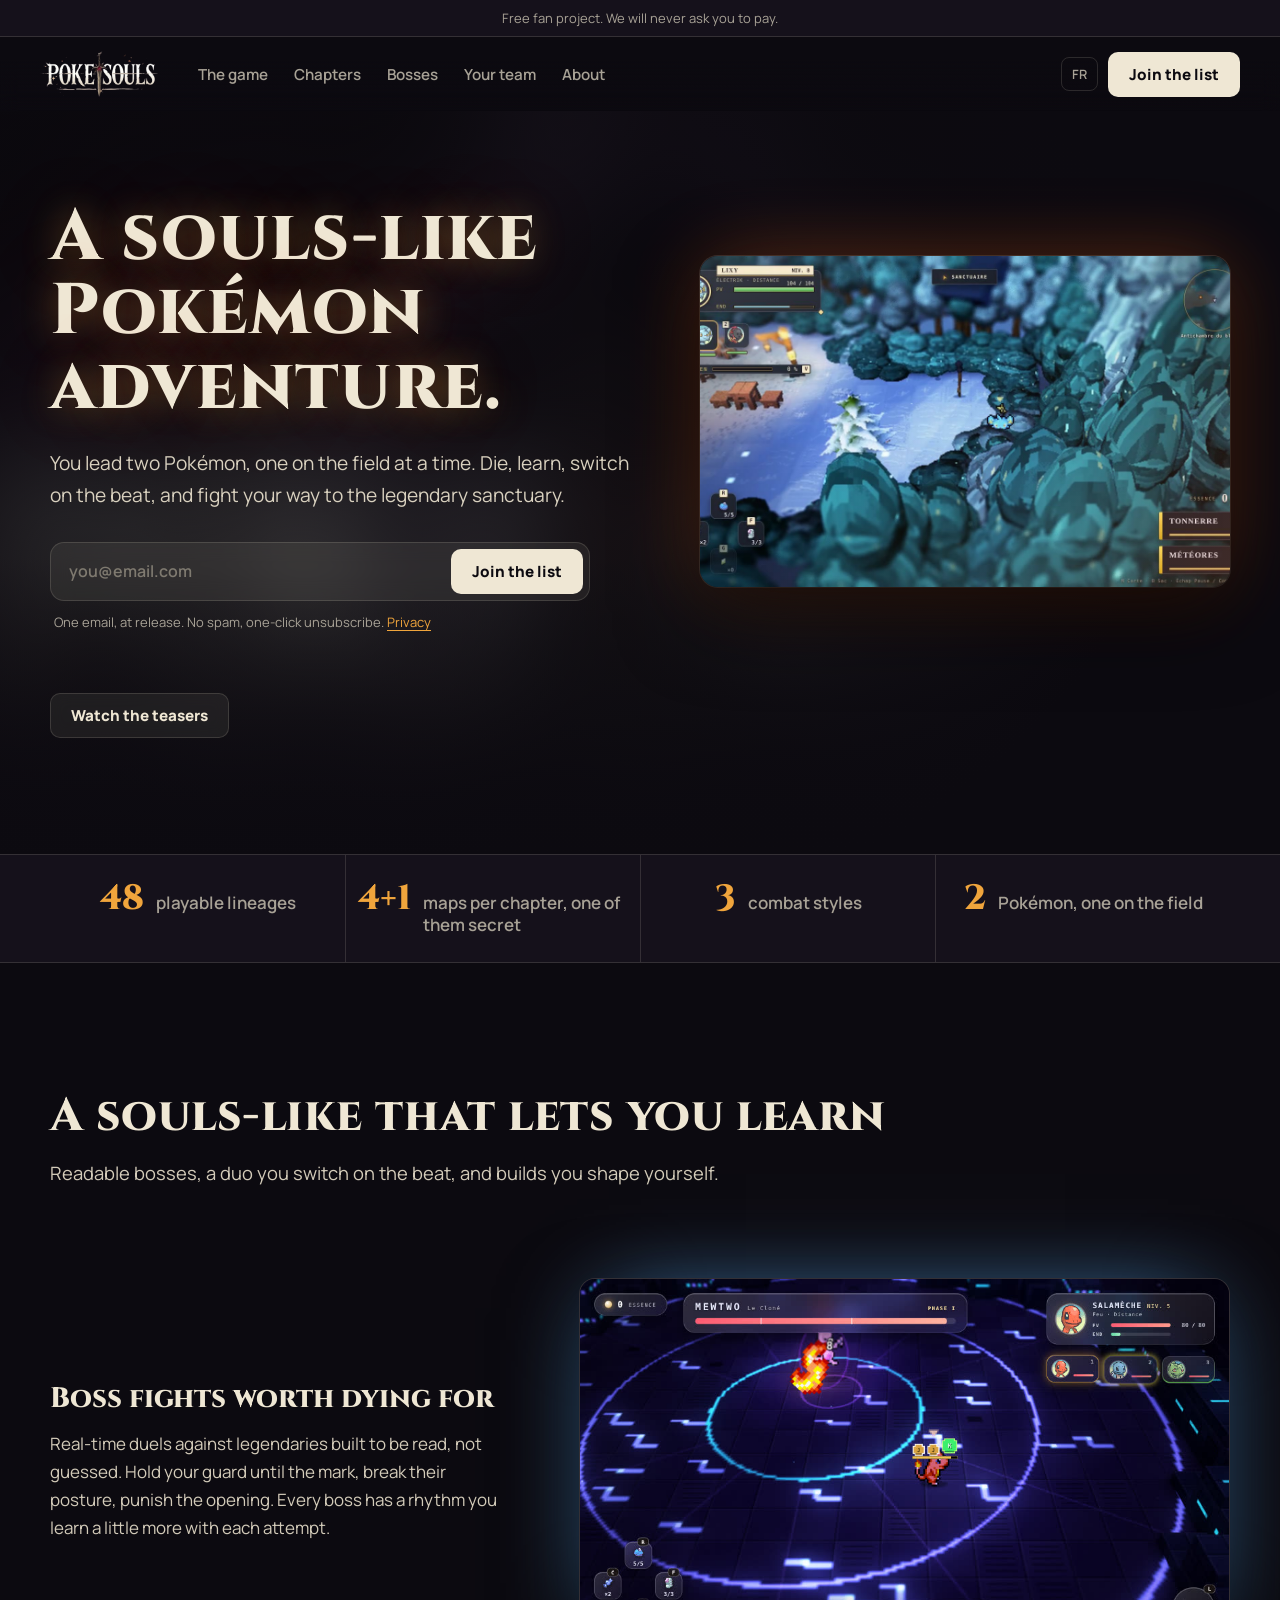
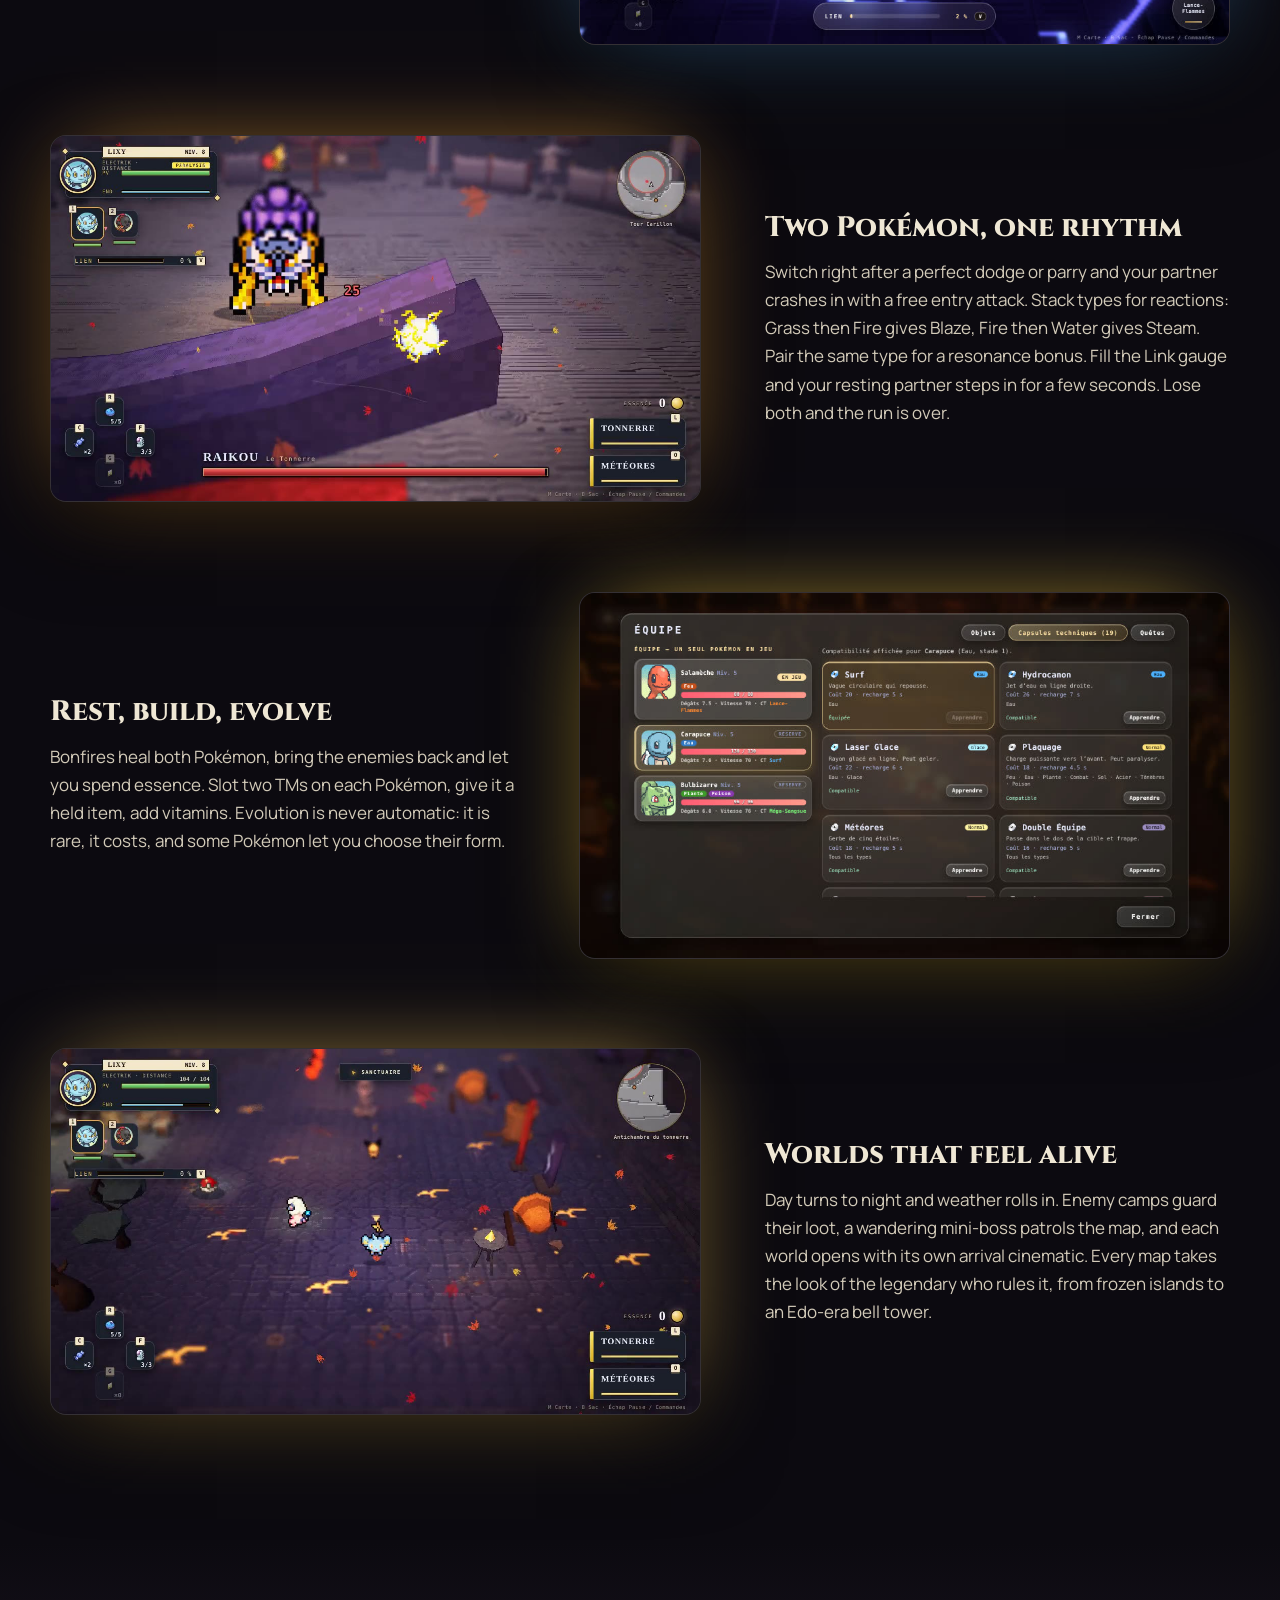
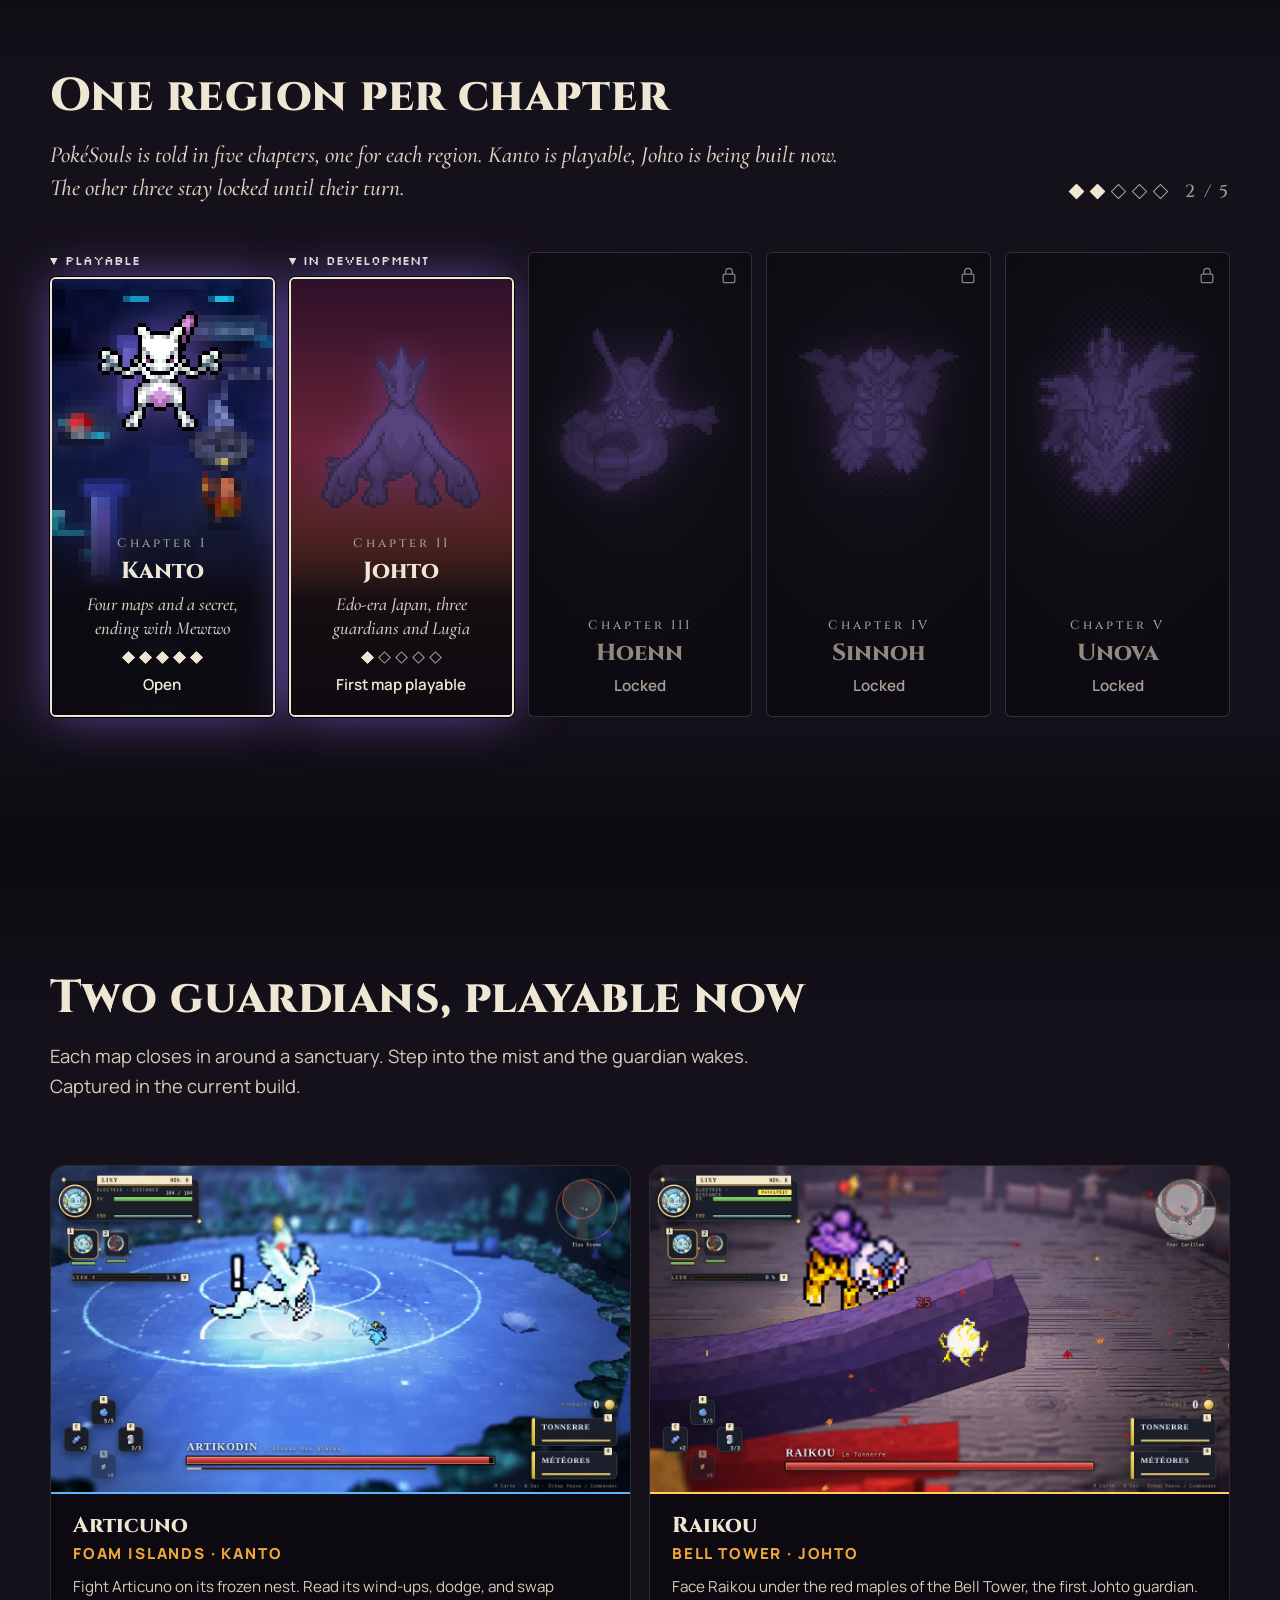
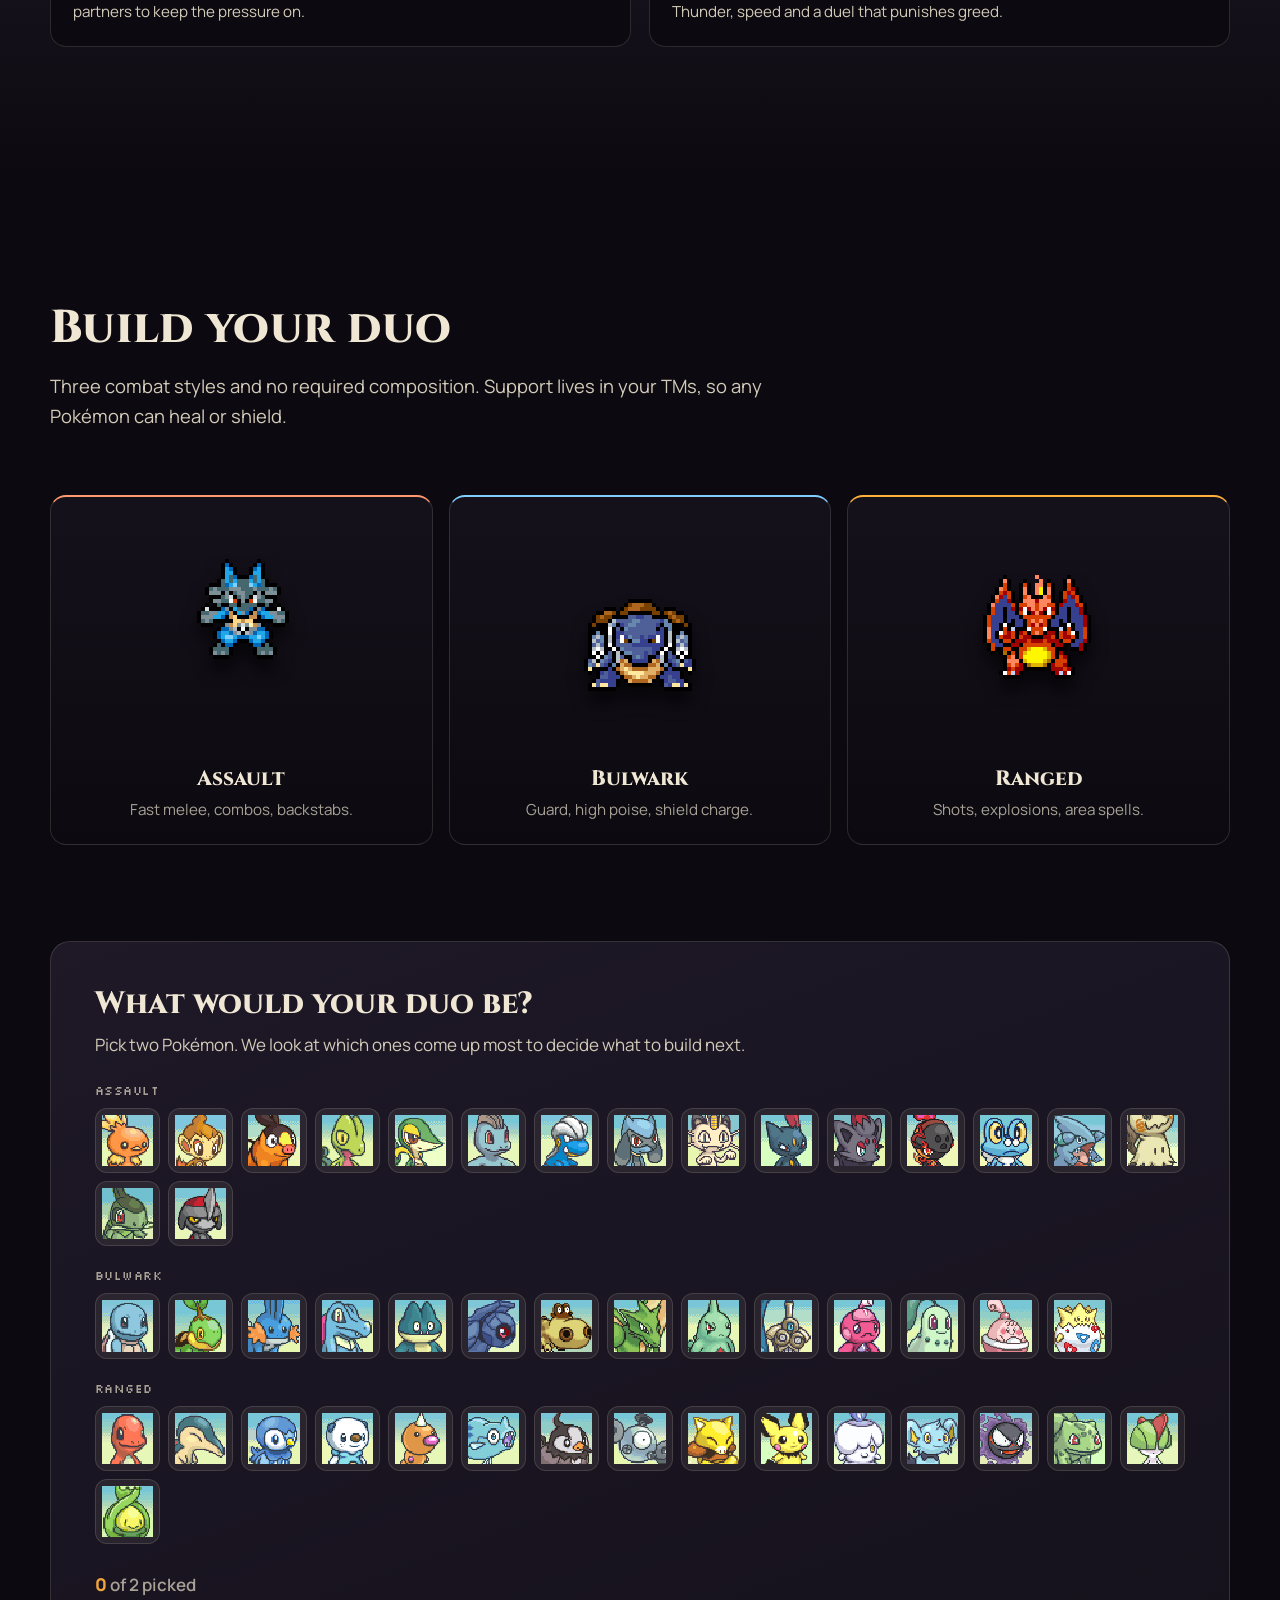
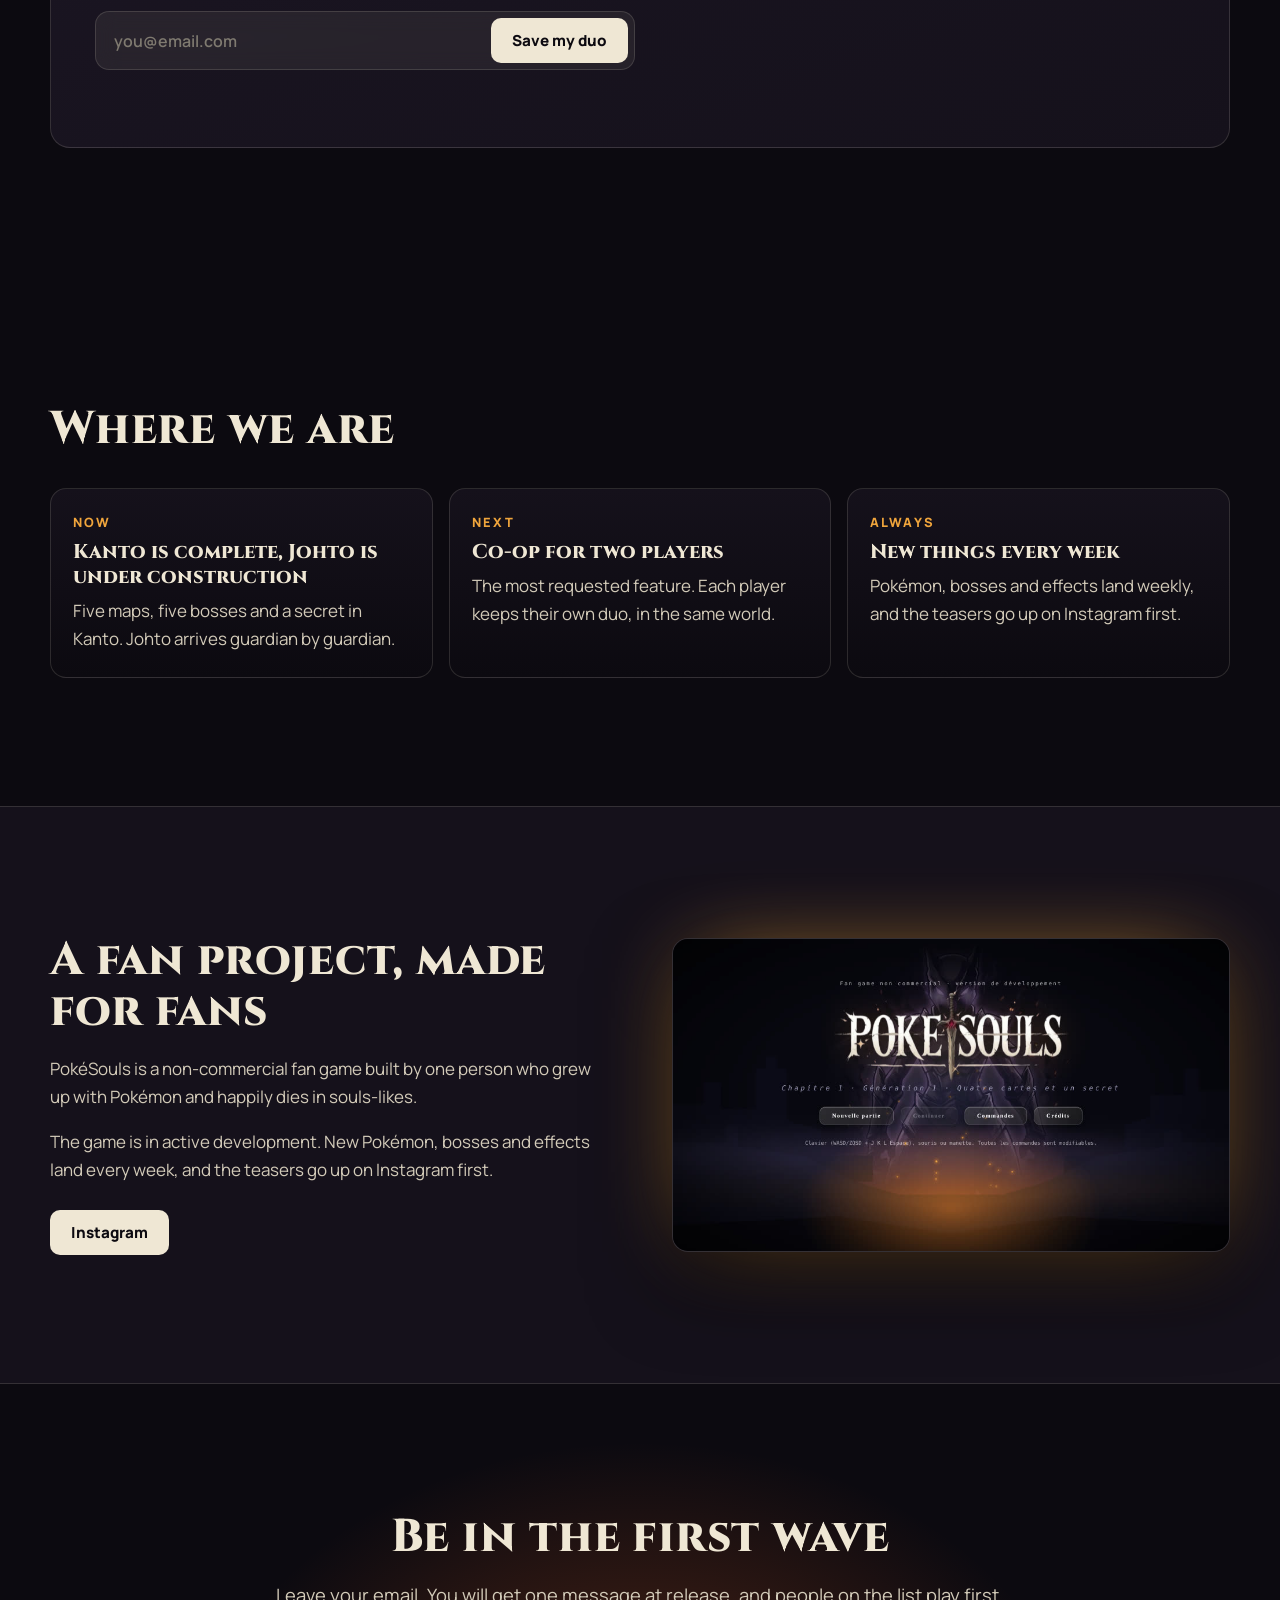
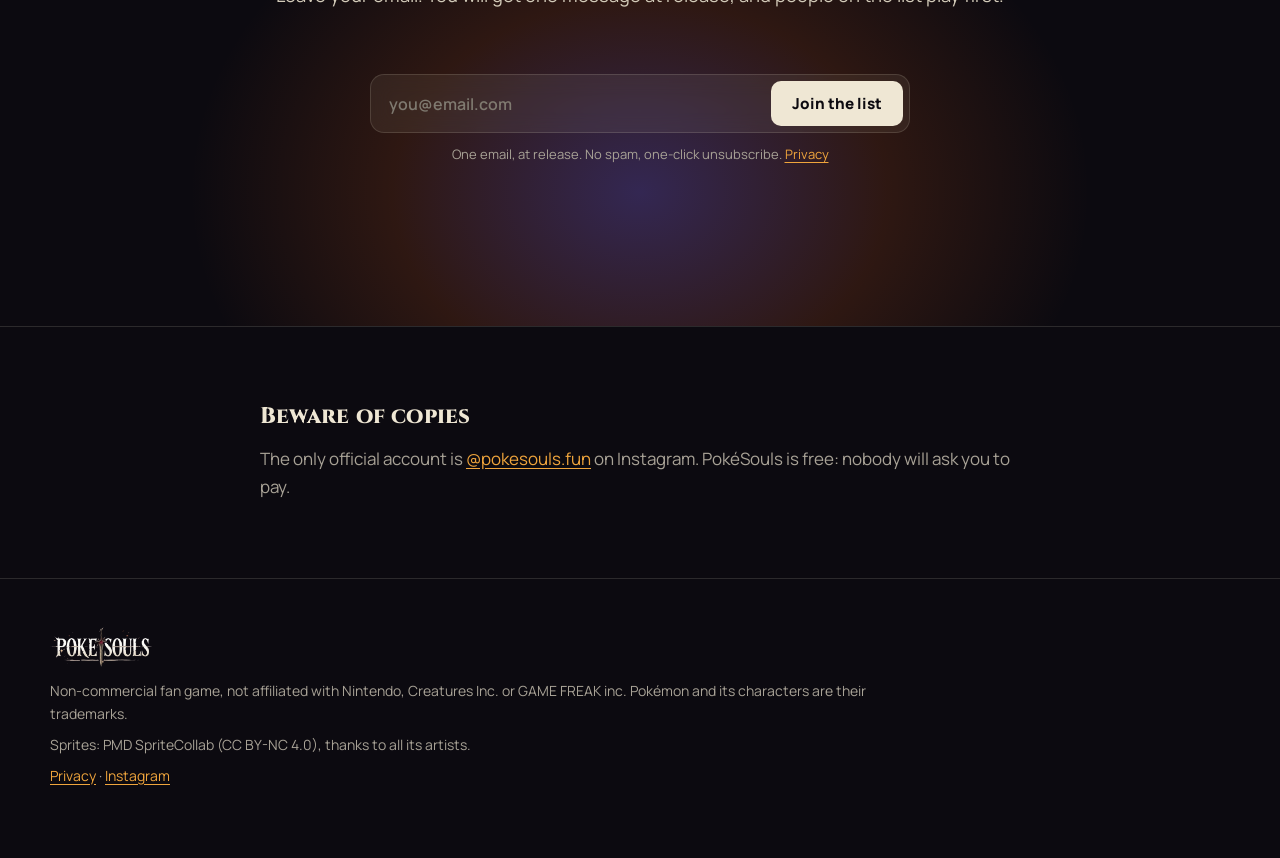
<file: index.html>
<!doctype html>
<html lang="en">
<head>
<meta charset="utf-8">
<meta name="viewport" content="width=device-width,initial-scale=1">
<title>PokéSouls: a souls-like Pokémon adventure</title>
<meta name="description" content="Free fan game: a souls-like action RPG in HD-2D. Lead two Pokémon, switch on the beat, and take on legendary guardians. Kanto is complete, Johto is under construction. Join the list to hear first at launch.">
<meta name="theme-color" content="#0c0a10">
<meta property="og:type" content="website">
<meta property="og:title" content="PokéSouls: a souls-like Pokémon adventure">
<meta property="og:description" content="Free fan game, souls-like action RPG in HD-2D. Join the list to hear first at launch.">
<meta property="og:image" content="https://pokesouls.fun/assets/img/og.jpg">
<meta name="twitter:card" content="summary_large_image">
<link rel="icon" type="image/png" href="favicon.png">
<link rel="apple-touch-icon" href="assets/img/apple-touch-icon.png">
<link rel="preload" href="assets/fonts/cinzel-latin-800-normal.woff2" as="font" type="font/woff2" crossorigin>
<link rel="preload" href="assets/fonts/manrope-latin-400-normal.woff2" as="font" type="font/woff2" crossorigin>
<link rel="stylesheet" href="css/style.css">
</head>
<body id="top">
<a class="skip" href="#join" data-i18n="skip">Skip to sign-up</a>

<p class="notice" data-i18n="notice">Free fan project. We will never ask you to pay.</p>

<header class="nav">
  <a class="brand" href="#top" aria-label="PokéSouls"><img src="assets/img/wordmark.webp" alt="PokéSouls" width="700" height="274"></a>
  <nav class="nav-links" aria-label="Main">
    <a href="#game" data-i18n="nav.game">The game</a>
    <a href="#chapters" data-i18n="nav.chapters">Chapters</a>
    <a href="#bosses" data-i18n="nav.bosses">Bosses</a>
    <a href="#team" data-i18n="nav.team">Your team</a>
    <a href="#about" data-i18n="nav.about">About</a>
  </nav>
  <div class="nav-end">
    <button class="lang" type="button" id="lang" aria-label="Switch language">FR</button>
    <a class="btn btn-solid" href="#join" data-i18n="cta.join">Join the list</a>
  </div>
</header>

<main>
<!-- HERO -->
<section class="hero">
  <div class="hero-bg" aria-hidden="true"></div>
  <canvas class="embers" id="embers" aria-hidden="true"></canvas>
  <div class="wrap hero-grid">
    <div class="hero-copy">
      <h1><span data-i18n="hero.h1a">A souls-like</span><br><span data-i18n="hero.h1b">Pokémon adventure.</span></h1>
      <p class="lead" data-i18n="hero.lead">You lead two Pokémon, one on the field at a time. Die, learn, switch on the beat, and fight your way to the legendary sanctuary.</p>

      <form class="join" data-join novalidate>
        <label class="sr" for="email-hero" data-i18n="form.label">Your email address</label>
        <div class="field">
          <input id="email-hero" name="email" type="email" inputmode="email" autocomplete="email" placeholder="you@email.com" data-i18n-ph="form.ph" required>
          <input class="hp" name="company" type="text" tabindex="-1" autocomplete="off" aria-hidden="true">
          <button class="btn btn-solid" type="submit" data-i18n="form.submit">Join the list</button>
        </div>
        <p class="fine" data-i18n-html="form.fine">One email, at release. No spam, one-click unsubscribe. <a href="privacy.html">Privacy</a></p>
        <p class="status" role="status" aria-live="polite"></p>
      </form>

      <p class="count" data-count hidden></p>

      <div class="hero-links">
        <a class="btn btn-ghost" href="https://www.instagram.com/pokesouls.fun/" target="_blank" rel="noopener" data-i18n="cta.teasers">Watch the teasers</a>
      </div>
    </div>

    <div class="diorama">
      <div class="dio-card">
        <video class="clip" data-clip src="assets/clips/hero.mp4" poster="assets/clips/hero.jpg" muted loop playsinline preload="none"></video>
        <span class="dio-glow"></span>
      </div>
    </div>
  </div>
</section>

<!-- CHIFFRES -->
<section class="facts" aria-label="The game in numbers">
  <ul class="wrap">
    <li><b>48</b><span data-i18n="facts.a">playable lineages</span></li>
    <li><b>4+1</b><span data-i18n="facts.b">maps per chapter, one of them secret</span></li>
    <li><b>3</b><span data-i18n="facts.c">combat styles</span></li>
    <li><b>2</b><span data-i18n="facts.d">Pokémon, one on the field</span></li>
  </ul>
</section>

<!-- LE JEU -->
<section class="sec" id="game">
  <div class="wrap">
    <h2 class="sec-title" data-i18n="game.title">A souls-like that lets you learn</h2>
    <p class="sec-lead" data-i18n="game.lead">Readable bosses, a duo you switch on the beat, and builds you shape yourself.</p>

    <article class="feat" style="--tint:#5fb4ff">
      <div class="feat-text">
        <h3 data-i18n="f1.t">Boss fights worth dying for</h3>
        <p data-i18n="f1.p">Real-time duels against legendaries built to be read, not guessed. Hold your guard until the mark, break their posture, punish the opening. Every boss has a rhythm you learn a little more with each attempt.</p>
      </div>
      <figure class="shot"><video class="clip" data-clip src="assets/clips/mfight.mp4" poster="assets/clips/mfight.jpg" muted loop playsinline preload="none" aria-label="Gameplay: fighting Mewtwo in real time"></video></figure>
    </article>

    <article class="feat flip" style="--tint:#f0a53c">
      <div class="feat-text">
        <h3 data-i18n="f2.t">Two Pokémon, one rhythm</h3>
        <p data-i18n="f2.p">Switch right after a perfect dodge or parry and your partner crashes in with a free entry attack. Stack types for reactions: Grass then Fire gives Blaze, Fire then Water gives Steam. Pair the same type for a resonance bonus. Fill the Link gauge and your resting partner steps in for a few seconds. Lose both and the run is over.</p>
      </div>
      <figure class="shot"><video class="clip" data-clip src="assets/clips/relay.mp4" poster="assets/clips/relay.jpg" muted loop playsinline preload="none" aria-label="Gameplay: dodging Raikou, then switching partner to trigger an entry attack"></video></figure>
    </article>

    <article class="feat" style="--tint:#ffd23f">
      <div class="feat-text">
        <h3 data-i18n="f3.t">Rest, build, evolve</h3>
        <p data-i18n="f3.p">Bonfires heal both Pokémon, bring the enemies back and let you spend essence. Slot two TMs on each Pokémon, give it a held item, add vitamins. Evolution is never automatic: it is rare, it costs, and some Pokémon let you choose their form.</p>
      </div>
      <figure class="shot"><video class="clip" data-clip src="assets/clips/bag.mp4" poster="assets/clips/bag.jpg" muted loop playsinline preload="none" aria-label="Gameplay: opening the bag to boost a Pokémon with vitamins and teach it a TM"></video></figure>
    </article>

    <article class="feat flip" style="--tint:#ffce60">
      <div class="feat-text">
        <h3 data-i18n="f4.t">Worlds that feel alive</h3>
        <p data-i18n="f4.p">Day turns to night and weather rolls in. Enemy camps guard their loot, a wandering mini-boss patrols the map, and each world opens with its own arrival cinematic. Every map takes the look of the legendary who rules it, from frozen islands to an Edo-era bell tower.</p>
      </div>
      <figure class="shot"><video class="clip" data-clip src="assets/clips/gp-johto.mp4" poster="assets/clips/gp-johto.jpg" muted loop playsinline preload="none" aria-label="Gameplay: running through the Bell Tower in Johto, with enemy camps, a fire and falling leaves"></video></figure>
    </article>
  </div>
</section>

<!-- CHAPITRES -->
<section class="sec chapters" id="chapters">
  <div class="wrap">
    <div class="chap-head">
      <div>
        <h2 class="sec-title" data-i18n="chap.title">One region per chapter</h2>
        <p class="sec-lead tall-serif" data-i18n="chap.lead">PokéSouls is told in five chapters, one for each region. Kanto is playable, Johto is being built now. The other three stay locked until their turn.</p>
      </div>
      <p class="chap-count" aria-label="2 of 5 chapters open"><span class="dia on"></span><span class="dia on"></span><span class="dia"></span><span class="dia"></span><span class="dia"></span><b>2 / 5</b></p>
    </div>
    <ol class="chap-grid">
      <li class="chap open">
        <p class="chap-here" data-i18n="chap.here.k">▼ Playable</p>
        <div class="chap-card" style="--px:url(../assets/img/chap1-px.png)">
          <span class="spr" data-spr="mewtwo" data-scale="4" aria-hidden="true"></span>
          <div class="chap-body">
            <p class="chap-n">Chapter I</p>
            <h3 data-i18n="chap.k">Kanto</h3>
            <p class="chap-sub" data-i18n="chap.k.sub">Four maps and a secret, ending with Mewtwo</p>
            <p class="chap-dias" aria-hidden="true"><span class="dia on"></span><span class="dia on"></span><span class="dia on"></span><span class="dia on"></span><span class="dia on"></span></p>
            <p class="chap-status" data-i18n="chap.k.st">Open</p>
          </div>
        </div>
      </li>
      <li class="chap open">
        <p class="chap-here" data-i18n="chap.here">▼ In development</p>
        <div class="chap-card" style="--px:linear-gradient(180deg,#2a1226 0%,#6b2a3a 46%,#c9663c 78%,#2a1a24 100%)">
          <img class="sil" src="assets/img/sil-lugia.png" alt="" aria-hidden="true">
          <div class="chap-body">
            <p class="chap-n">Chapter II</p>
            <h3 data-i18n="chap.j">Johto</h3>
            <p class="chap-sub" data-i18n="chap.j.sub">Edo-era Japan, three guardians and Lugia</p>
            <p class="chap-dias" aria-hidden="true"><span class="dia on"></span><span class="dia"></span><span class="dia"></span><span class="dia"></span><span class="dia"></span></p>
            <p class="chap-status" data-i18n="chap.j.st">First map playable</p>
          </div>
        </div>
      </li>
      <li class="chap locked"><div class="chap-card"><img class="sil" src="assets/img/sil-rayquaza.png" alt="" aria-hidden="true" loading="lazy"><svg class="lock" viewBox="0 0 24 24" aria-hidden="true"><rect x="5" y="11" width="14" height="10" rx="1.5"/><path d="M8 11V8a4 4 0 0 1 8 0v3"/></svg><div class="chap-body"><p class="chap-n">Chapter III</p><h3 data-i18n="chap.h">Hoenn</h3><p class="chap-status" data-i18n="chap.lock">Locked</p></div></div></li>
      <li class="chap locked"><div class="chap-card"><img class="sil" src="assets/img/sil-giratina.png" alt="" aria-hidden="true" loading="lazy"><svg class="lock" viewBox="0 0 24 24" aria-hidden="true"><rect x="5" y="11" width="14" height="10" rx="1.5"/><path d="M8 11V8a4 4 0 0 1 8 0v3"/></svg><div class="chap-body"><p class="chap-n">Chapter IV</p><h3 data-i18n="chap.s">Sinnoh</h3><p class="chap-status" data-i18n="chap.lock">Locked</p></div></div></li>
      <li class="chap locked"><div class="chap-card"><img class="sil" src="assets/img/sil-kyurem.png" alt="" aria-hidden="true" loading="lazy"><svg class="lock" viewBox="0 0 24 24" aria-hidden="true"><rect x="5" y="11" width="14" height="10" rx="1.5"/><path d="M8 11V8a4 4 0 0 1 8 0v3"/></svg><div class="chap-body"><p class="chap-n">Chapter V</p><h3 data-i18n="chap.u">Unova</h3><p class="chap-status" data-i18n="chap.lock">Locked</p></div></div></li>
    </ol>
  </div>
</section>

<!-- BOSS -->
<section class="sec bosses" id="bosses">
  <div class="wrap">
    <h2 class="sec-title" data-i18n="boss.title">Two guardians, playable now</h2>
    <p class="sec-lead" data-i18n="boss.lead">Each map closes in around a sanctuary. Step into the mist and the guardian wakes. Captured in the current build.</p>
    <ul class="boss-grid boss-grid-2">
      <li class="boss" style="--tint:#5fb4ff"><video class="clip" data-clip src="assets/clips/gp-articuno.mp4" poster="assets/clips/gp-articuno.jpg" muted loop playsinline preload="none" aria-label="Gameplay: the fight against Articuno on the Foam Islands, with boss bar and team HUD"></video><div class="boss-text"><h3 data-i18n="bn.1">Articuno</h3><p class="boss-place" data-i18n="boss.1">Foam Islands · Kanto</p><p data-i18n="boss.1d">Fight Articuno on its frozen nest. Read its wind-ups, dodge, and swap partners to keep the pressure on.</p></div></li>
      <li class="boss" style="--tint:#ffce60"><video class="clip" data-clip src="assets/clips/gp-raikou.mp4" poster="assets/clips/gp-raikou.jpg" muted loop playsinline preload="none" aria-label="Gameplay: the fight against Raikou in the Bell Tower sanctuary, with boss bar and team HUD"></video><div class="boss-text"><h3 data-i18n="bn.6">Raikou</h3><p class="boss-place" data-i18n="boss.6">Bell Tower · Johto</p><p data-i18n="boss.6d">Face Raikou under the red maples of the Bell Tower, the first Johto guardian. Thunder, speed and a duel that punishes greed.</p></div></li>
    </ul>
  </div>
</section>

<!-- EQUIPE -->
<section class="sec" id="team">
  <div class="wrap">
    <h2 class="sec-title" data-i18n="team.title">Build your duo</h2>
    <p class="sec-lead" data-i18n="team.lead">Three combat styles and no required composition. Support lives in your TMs, so any Pokémon can heal or shield.</p>

    <ul class="gabs">
      <li style="--tint:#ff9a70"><div class="stage"><span class="spr" data-spr="lucario" data-scale="4" aria-hidden="true"></span></div><h3 data-i18n="g.a">Assault</h3><p data-i18n="g.a.p">Fast melee, combos, backstabs.</p></li>
      <li style="--tint:#7fd0ff"><div class="stage"><span class="spr" data-spr="blastoise" data-scale="4" aria-hidden="true"></span></div><h3 data-i18n="g.r">Bulwark</h3><p data-i18n="g.r.p">Guard, high poise, shield charge.</p></li>
      <li style="--tint:#ffb13a"><div class="stage"><span class="spr" data-spr="charizard" data-scale="4" aria-hidden="true"></span></div><h3 data-i18n="g.d">Ranged</h3><p data-i18n="g.d.p">Shots, explosions, area spells.</p></li>
    </ul>

    <div class="trio" id="trio">
      <div class="trio-head">
        <h3 data-i18n="trio.t">What would your duo be?</h3>
        <p data-i18n="trio.p">Pick two Pokémon. We look at which ones come up most to decide what to build next.</p>
      </div>
      <div class="picker" id="picker" role="group" aria-label="Your duo"></div>
      <form class="join trio-form" data-join data-trio novalidate>
        <p class="trio-count" aria-live="polite"><b id="trio-n">0</b> <span data-i18n="trio.of">of 2 picked</span><span id="trio-names"></span></p>
        <label class="sr" for="email-trio" data-i18n="form.label">Your email address</label>
        <div class="field">
          <input id="email-trio" name="email" type="email" inputmode="email" autocomplete="email" placeholder="you@email.com" data-i18n-ph="form.ph" required>
          <input class="hp" name="company" type="text" tabindex="-1" autocomplete="off" aria-hidden="true">
          <button class="btn btn-solid" type="submit" data-i18n="trio.submit">Save my duo</button>
        </div>
        <p class="status" role="status" aria-live="polite"></p>
      </form>
    </div>
  </div>
</section>

<!-- FEUILLE DE ROUTE -->
<section class="sec" id="roadmap">
  <div class="wrap">
    <h2 class="sec-title" data-i18n="road.title">Where we are</h2>
    <ul class="road">
      <li><p class="road-k" data-i18n="road.now">Now</p><h3 data-i18n="road.now.t">Kanto is complete, Johto is under construction</h3><p data-i18n="road.now.p">Five maps, five bosses and a secret in Kanto. Johto arrives guardian by guardian.</p></li>
      <li><p class="road-k" data-i18n="road.next">Next</p><h3 data-i18n="road.next.t">Co-op for two players</h3><p data-i18n="road.next.p">The most requested feature. Each player keeps their own duo, in the same world.</p></li>
      <li><p class="road-k" data-i18n="road.always">Always</p><h3 data-i18n="road.always.t">New things every week</h3><p data-i18n="road.always.p">Pokémon, bosses and effects land weekly, and the teasers go up on Instagram first.</p></li>
    </ul>
  </div>
</section>

<!-- A PROPOS -->
<section class="sec about" id="about">
  <div class="wrap about-grid">
    <div>
      <h2 class="sec-title" data-i18n="about.title">A fan project, made for fans</h2>
      <p data-i18n="about.p1">PokéSouls is a non-commercial fan game built by one person who grew up with Pokémon and happily dies in souls-likes.</p>
      <p data-i18n="about.p2">The game is in active development. New Pokémon, bosses and effects land every week, and the teasers go up on Instagram first.</p>
      <div class="about-links">
        <a class="btn btn-solid" href="https://www.instagram.com/pokesouls.fun/" target="_blank" rel="noopener">Instagram</a>
      </div>
    </div>
    <figure class="shot tall"><video class="clip" data-clip src="assets/clips/title.mp4" poster="assets/clips/title.jpg" muted loop playsinline preload="none" aria-label="PokéSouls title screen: a bonfire and a sword planted in the ground"></video></figure>
  </div>
</section>

<!-- REJOINDRE -->
<section class="sec final" id="join">
  <div class="wrap">
    <h2 data-i18n="join.title">Be in the first wave</h2>
    <p class="sec-lead" data-i18n="join.lead">Leave your email. You will get one message at release, and people on the list play first.</p>
    <form class="join center" data-join novalidate>
      <label class="sr" for="email-join" data-i18n="form.label">Your email address</label>
      <div class="field">
        <input id="email-join" name="email" type="email" inputmode="email" autocomplete="email" placeholder="you@email.com" data-i18n-ph="form.ph" required>
        <input class="hp" name="company" type="text" tabindex="-1" autocomplete="off" aria-hidden="true">
        <button class="btn btn-solid" type="submit" data-i18n="form.submit">Join the list</button>
      </div>
      <p class="fine" data-i18n-html="form.fine">One email, at release. No spam, one-click unsubscribe. <a href="privacy.html">Privacy</a></p>
      <p class="status" role="status" aria-live="polite"></p>
    </form>
  </div>
</section>

<!-- ATTENTION -->
<section class="sec scam">
  <div class="wrap narrow">
    <h2 data-i18n="scam.title">Beware of copies</h2>
    <p data-i18n-html="scam.p">The only official account is <a href="https://www.instagram.com/pokesouls.fun/" target="_blank" rel="noopener">@pokesouls.fun</a> on Instagram. PokéSouls is free: nobody will ask you to pay.</p>
  </div>
</section>
</main>

<footer class="foot">
  <div class="wrap">
    <p class="brand small"><img src="assets/img/wordmark.webp" alt="PokéSouls" width="700" height="274"></p>
    <p data-i18n="foot.disc">Non-commercial fan game, not affiliated with Nintendo, Creatures Inc. or GAME FREAK inc. Pokémon and its characters are their trademarks.</p>
    <p data-i18n="foot.cred">Sprites: PMD SpriteCollab (CC BY-NC 4.0), thanks to all its artists.</p>
    <p><a href="privacy.html" data-i18n="foot.priv">Privacy</a> · <a href="https://www.instagram.com/pokesouls.fun/" target="_blank" rel="noopener">Instagram</a></p>
  </div>
</footer>

<script src="js/config.js"></script>
<script src="js/main.js" defer></script>
</body>
</html>
</file>
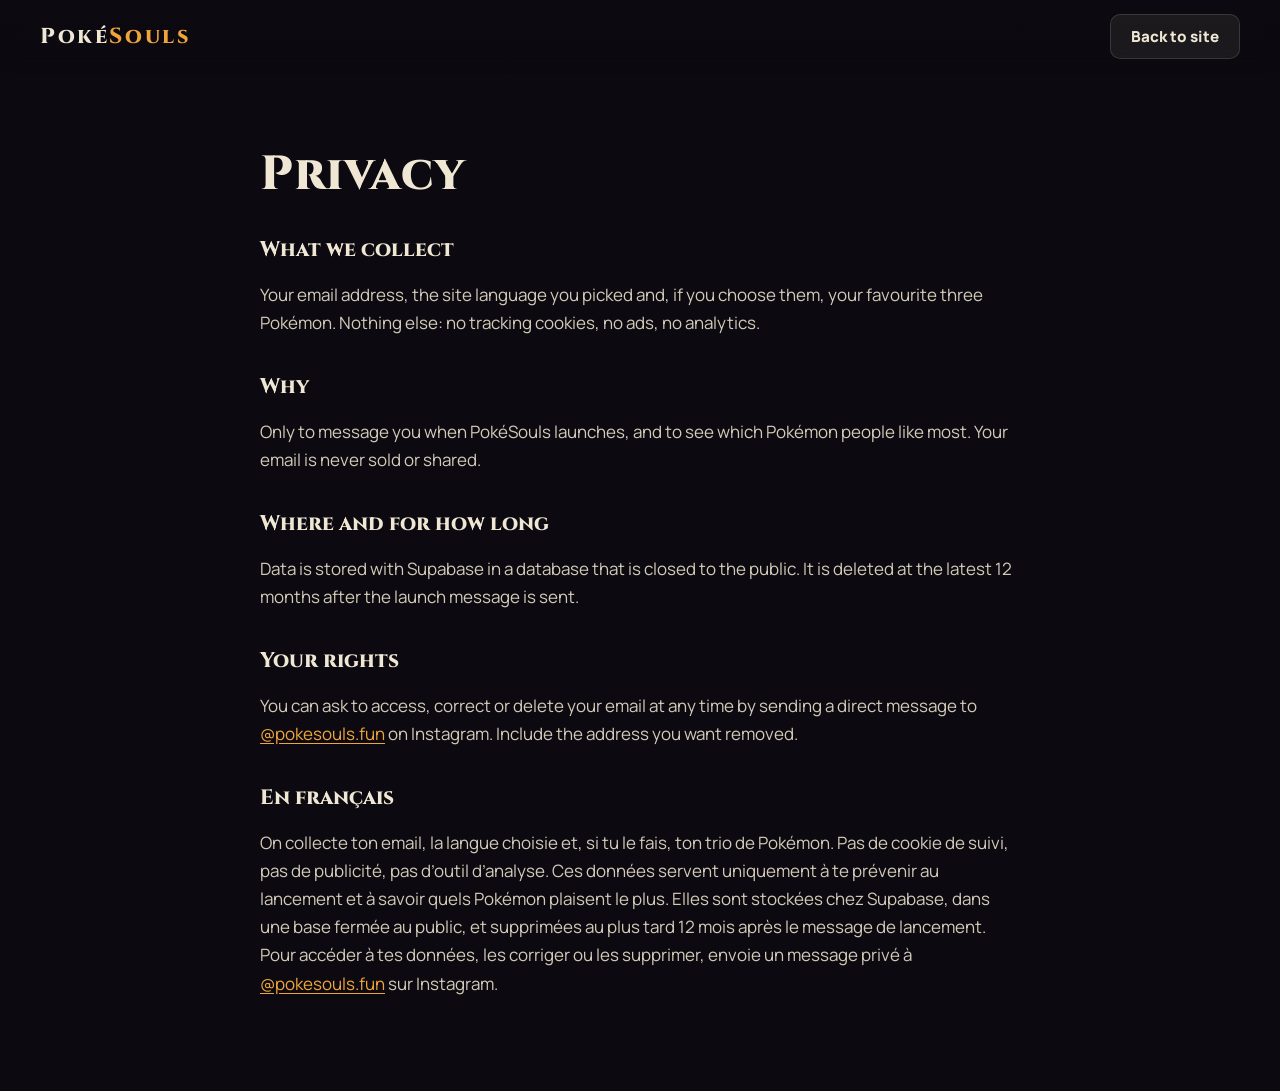
<file: privacy.html>
<!doctype html>
<html lang="en">
<head>
<meta charset="utf-8"><meta name="viewport" content="width=device-width,initial-scale=1">
<title>Privacy · PokéSouls</title>
<meta name="robots" content="noindex">
<link rel="icon" type="image/png" href="favicon.png">
<link rel="stylesheet" href="css/style.css">
</head>
<body>
<header class="nav"><a class="brand" href="./">Poké<span>Souls</span></a><div class="nav-end"><a class="btn btn-ghost" href="./">Back to site</a></div></header>
<main class="doc"><div class="wrap narrow">
<h1>Privacy</h1>
<h2>What we collect</h2>
<p>Your email address, the site language you picked and, if you choose them, your favourite three Pokémon. Nothing else: no tracking cookies, no ads, no analytics.</p>
<h2>Why</h2>
<p>Only to message you when PokéSouls launches, and to see which Pokémon people like most. Your email is never sold or shared.</p>
<h2>Where and for how long</h2>
<p>Data is stored with Supabase in a database that is closed to the public. It is deleted at the latest 12 months after the launch message is sent.</p>
<h2>Your rights</h2>
<p>You can ask to access, correct or delete your email at any time by sending a direct message to <a href="https://www.instagram.com/pokesouls.fun/" target="_blank" rel="noopener">@pokesouls.fun</a> on Instagram. Include the address you want removed.</p>
<h2>En français</h2>
<p>On collecte ton email, la langue choisie et, si tu le fais, ton trio de Pokémon. Pas de cookie de suivi, pas de publicité, pas d’outil d’analyse. Ces données servent uniquement à te prévenir au lancement et à savoir quels Pokémon plaisent le plus. Elles sont stockées chez Supabase, dans une base fermée au public, et supprimées au plus tard 12 mois après le message de lancement. Pour accéder à tes données, les corriger ou les supprimer, envoie un message privé à <a href="https://www.instagram.com/pokesouls.fun/" target="_blank" rel="noopener">@pokesouls.fun</a> sur Instagram.</p>
</div></main>
</body>
</html>
</file>
<file: css/style.css>
@font-face{font-family:Cinzel;font-weight:500;font-display:swap;src:url(../assets/fonts/cinzel-latin-500-normal.woff2) format("woff2")}
@font-face{font-family:Cinzel;font-weight:800;font-display:swap;src:url(../assets/fonts/cinzel-latin-800-normal.woff2) format("woff2")}
@font-face{font-family:Manrope;font-weight:400;font-display:swap;src:url(../assets/fonts/manrope-latin-400-normal.woff2) format("woff2")}
@font-face{font-family:Manrope;font-weight:600;font-display:swap;src:url(../assets/fonts/manrope-latin-600-normal.woff2) format("woff2")}
@font-face{font-family:Manrope;font-weight:800;font-display:swap;src:url(../assets/fonts/manrope-latin-800-normal.woff2) format("woff2")}
@font-face{font-family:Cormorant;font-style:italic;font-weight:500;font-display:swap;src:url(../assets/fonts/cormorant-garamond-latin-500-italic.woff2) format("woff2")}
@font-face{font-family:Silkscreen;font-weight:400;font-display:swap;src:url(../assets/fonts/silkscreen-latin-400-normal.woff2) format("woff2")}

:root{
  --ash:#0c0a10; --ash-2:#15111b; --ash-3:#1e1827; --violet:#9a73ff;
  --ember:#f0a53c; --flame:#ff6a1f; --bone:#efe7d4; --fog:#a8a296;
  --line:rgba(239,231,212,.14); --glass:rgba(239,231,212,.07);
  --display:Cinzel,"Times New Roman",serif; --body:Manrope,system-ui,sans-serif; --pixel:Silkscreen,monospace; --serif-it:Cormorant,Georgia,serif;
  --r:12px; --gutter:clamp(20px,4vw,40px);
}
*{box-sizing:border-box}
html{scroll-behavior:smooth;scroll-padding-top:84px}
body{margin:0;background:var(--ash);color:var(--bone);font:400 1.0625rem/1.65 var(--body);-webkit-font-smoothing:antialiased;overflow-x:hidden}
img{max-width:100%;height:auto;display:block}
a{color:var(--ember);text-underline-offset:3px}
a:hover{color:#ffc16a}
:focus-visible{outline:2px solid var(--ember);outline-offset:3px;border-radius:6px}
.sr{position:absolute;width:1px;height:1px;overflow:hidden;clip:rect(0 0 0 0);white-space:nowrap}
.skip{position:absolute;left:-999px;top:8px;z-index:100;background:var(--bone);color:var(--ash);padding:10px 16px;border-radius:8px}
.skip:focus{left:8px}
.wrap{width:min(1180px,100% - var(--gutter)*2);margin-inline:auto}
.narrow{max-width:760px}
.spr{display:inline-block;image-rendering:pixelated;background-repeat:no-repeat;flex:none}

/* barre d'avertissement */
.notice{margin:0;padding:9px var(--gutter);text-align:center;font-size:.8125rem;line-height:1.4;color:var(--fog);background:var(--ash-2);border-bottom:1px solid var(--line)}

/* navigation */
.nav{position:sticky;top:0;z-index:50;display:flex;align-items:center;gap:28px;padding:14px var(--gutter);background:linear-gradient(var(--ash) 30%,rgba(12,10,16,0));backdrop-filter:blur(10px);-webkit-backdrop-filter:blur(10px)}
.brand{font:800 1.35rem/1 var(--display);letter-spacing:.12em;color:var(--bone);text-decoration:none;white-space:nowrap}
.brand span{color:var(--ember)}
.brand img{display:block;height:46px;width:auto}
.brand.small img{height:40px}
.brand.small{font-size:1.1rem;margin:0 0 12px}
.nav-links{display:flex;gap:26px;margin-left:12px}
.nav-links a{color:var(--fog);text-decoration:none;font-weight:600;font-size:.95rem}
.nav-links a:hover{color:var(--bone)}
.nav-end{margin-left:auto;display:flex;align-items:center;gap:10px}
.lang{background:none;border:1px solid var(--line);color:var(--fog);font:600 .8rem var(--body);padding:7px 10px;border-radius:8px;cursor:pointer}
.lang:hover{color:var(--bone);border-color:var(--fog)}

/* boutons : verre dépoli en secondaire, os plein en principal */
.btn{display:inline-flex;align-items:center;justify-content:center;gap:8px;font:800 .95rem/1 var(--body);padding:14px 20px;border-radius:10px;border:1px solid transparent;text-decoration:none;cursor:pointer;transition:transform .15s,background .15s,box-shadow .2s;white-space:nowrap}
.btn-solid{background:var(--bone);color:var(--ash)}
.btn-solid:hover{background:#fff;color:var(--ash);box-shadow:0 0 28px rgba(240,165,60,.45)}
.btn-ghost{background:var(--glass);border-color:var(--line);color:var(--bone);backdrop-filter:blur(8px);-webkit-backdrop-filter:blur(8px)}
.btn-ghost:hover{border-color:var(--ember);color:var(--bone);background:rgba(240,165,60,.1)}
.btn:active{transform:translateY(1px)}

/* hero */
.hero{position:relative;overflow:hidden;padding:clamp(40px,7vw,96px) 0 clamp(64px,9vw,120px);isolation:isolate}
.hero-bg{position:absolute;inset:-40px;z-index:-2;background:url(../assets/img/logo.webp) 70% 30%/cover;filter:blur(46px) saturate(1.15) brightness(.42);transform:scale(1.15)}
.hero::after{content:"";position:absolute;inset:0;z-index:-1;background:radial-gradient(70% 80% at 22% 40%,rgba(12,10,16,.2),var(--ash) 100%),linear-gradient(transparent 60%,var(--ash))}
.embers{position:absolute;inset:0;width:100%;height:100%;z-index:-1;pointer-events:none}
.hero-grid{display:grid;grid-template-columns:minmax(0,1.05fr) minmax(0,.95fr);align-items:center;gap:clamp(28px,5vw,72px)}
h1{font:800 clamp(2.5rem,5.6vw,4.9rem)/1.04 var(--display);letter-spacing:.015em;margin:0 0 24px;text-shadow:0 0 34px rgba(240,165,60,.38),0 0 90px rgba(255,106,31,.22)}
.lead{font-size:clamp(1.05rem,1.5vw,1.25rem);color:#d9d1bf;max-width:34em;margin:0 0 30px}

/* formulaires */
.join{max-width:540px}
.join.center{margin-inline:auto}
.field{display:flex;gap:10px;padding:6px;border-radius:14px;background:var(--glass);border:1px solid var(--line);backdrop-filter:blur(10px);-webkit-backdrop-filter:blur(10px);transition:border-color .2s,box-shadow .2s}
.field:focus-within{border-color:var(--ember);box-shadow:0 0 0 4px rgba(240,165,60,.14)}
.field input[type=email]{flex:1;min-width:0;background:none;border:0;color:var(--bone);font:600 1rem var(--body);padding:0 12px}
.field input::placeholder{color:#7f7a70}
.field input:focus{outline:none}
.hp{position:absolute!important;left:-9999px;width:1px;height:1px;opacity:0}
.fine{font-size:.8125rem;color:var(--fog);margin:12px 4px 0;line-height:1.5}
.status{min-height:1.5em;margin:10px 4px 0;font-weight:600;font-size:.95rem}
.status.ok{color:#9be28a}
.status.err{color:#ff9a86}
.join.done .field{opacity:.55}
.count{margin:16px 4px 0;color:var(--ember);font-weight:600;font-size:.95rem}
.hero-links{display:flex;flex-wrap:wrap;gap:10px;margin-top:28px}

/* hero : le logo en visuel principal, la vraie capture du jeu par-dessus */
.diorama{position:relative;padding:0 0 clamp(40px,8vw,96px)}
.dio-card{position:relative;width:100%;border-radius:18px;overflow:hidden;box-shadow:0 30px 80px rgba(0,0,0,.7),0 0 0 1px var(--line),0 0 80px -10px rgba(255,106,31,.45)}
.dio-card .clip{aspect-ratio:16/10}
.dio-glow{position:absolute;inset:0;background:linear-gradient(135deg,rgba(255,255,255,.12),transparent 40%,rgba(255,106,31,.16));pointer-events:none}
.dio-sprites{position:absolute;left:6%;right:6%;bottom:2%;display:flex;justify-content:space-between;align-items:flex-end;pointer-events:none}
.dio-sprites .spr{filter:drop-shadow(0 0 14px rgba(240,165,60,.5)) drop-shadow(0 12px 10px rgba(0,0,0,.6))}
@keyframes float{50%{translate:0 -8px}}

/* chiffres */
.facts{border-block:1px solid var(--line);background:var(--ash-2)}
.facts ul{list-style:none;margin:0 auto;padding:0;display:grid;grid-template-columns:repeat(4,1fr)}
.facts li{display:flex;align-items:baseline;justify-content:center;gap:12px;padding:26px 12px;border-left:1px solid var(--line)}
.facts li:first-child{border-left:0}
.facts b{font:800 2.2rem/1 var(--display);color:var(--ember)}
.facts span{color:var(--fog);font-weight:600;line-height:1.3}

/* sections */
.sec{padding:clamp(72px,10vw,132px) 0}
.sec-title,.final h2,.scam h2{font:800 clamp(1.9rem,3.6vw,3rem)/1.12 var(--display);letter-spacing:.01em;margin:0 0 16px}
.sec-lead{font-size:1.15rem;color:#d3cbb9;max-width:40em;margin:0 0 clamp(36px,5vw,64px)}

.feat{display:grid;grid-template-columns:minmax(0,5fr) minmax(0,7fr);align-items:center;gap:clamp(28px,5vw,72px);margin-top:clamp(48px,7vw,96px)}
.feat.flip{grid-template-columns:minmax(0,7fr) minmax(0,5fr)}
.feat.flip .feat-text{order:2}
.feat h3{font:800 clamp(1.4rem,2.2vw,1.9rem)/1.2 var(--display);margin:0 0 14px}
.feat p{margin:0;color:#d3cbb9;max-width:30em}
.shot{margin:0;border-radius:16px;overflow:hidden;border:1px solid var(--line);box-shadow:0 30px 80px rgba(0,0,0,.55),0 0 90px -30px var(--tint,var(--ember));background:var(--ash-2)}
.shot img,.shot .clip{width:100%;aspect-ratio:16/9;object-fit:cover}

/* clips du jeu (vidéos en boucle, comme des GIF) */
.clip{display:block;width:100%;aspect-ratio:16/9;object-fit:cover;background:var(--ash-2)}

/* chapitres : cartes verticales dans l'esprit de l'écran « Havre · Les Failles » */
.chapters{background:linear-gradient(var(--ash),var(--ash-2) 15%,var(--ash-2) 85%,var(--ash))}
.chap-head{display:flex;justify-content:space-between;align-items:flex-end;gap:24px;margin-bottom:clamp(28px,4vw,48px)}
.chap-head .sec-lead{margin:0;font:italic 500 1.45rem/1.4 var(--serif-it);color:#d9d1bf;max-width:34em}
.chap-count{display:flex;align-items:center;margin:0;color:var(--fog);white-space:nowrap}
.chap-count b{margin-left:14px;font:500 1.1rem var(--display);letter-spacing:.12em}
.dia{display:inline-block;width:11px;height:11px;margin:0 5px;border:1.5px solid var(--fog);transform:rotate(45deg)}
.dia.on{background:var(--bone);border-color:var(--bone)}
.chap-grid{list-style:none;margin:0;padding:0;display:grid;grid-template-columns:repeat(5,1fr);gap:14px;align-items:stretch}
.chap{display:flex;flex-direction:column}
.chap-here{margin:0 0 8px;font:400 .8rem var(--pixel);color:var(--bone);min-height:1.2em}
.chap:not(.open) .chap-here{visibility:hidden}
.chap-card{position:relative;flex:1;min-height:440px;display:flex;flex-direction:column;justify-content:flex-end;border:1px solid var(--line);border-radius:6px;overflow:hidden;isolation:isolate}
.chap.open .chap-card{border:2px solid var(--bone);box-shadow:0 0 0 1px #000,0 0 50px -4px rgba(154,115,255,.6)}
.chap.open .chap-card::before{content:"";position:absolute;inset:0;z-index:-2;background:var(--px) center/cover;image-rendering:pixelated;filter:saturate(1.2)}
.chap.open .chap-card::after{content:"";position:absolute;inset:0;z-index:-1;background:linear-gradient(transparent 38%,rgba(12,10,16,.96) 74%)}
.chap.open .spr{position:absolute;left:50%;top:32%;translate:-50% -50%;filter:drop-shadow(0 0 22px rgba(154,115,255,.7)) drop-shadow(0 14px 10px rgba(0,0,0,.6))}
.chap.locked .chap-card{background:repeating-conic-gradient(#191420 0 25%,#110e17 0 50%) 0 0/8px 8px}
.chap .sil{position:absolute;left:50%;top:34%;translate:-50% -50%;max-width:72%;max-height:42%;width:auto;height:auto;image-rendering:pixelated;z-index:-1;filter:brightness(1.7) drop-shadow(0 0 18px rgba(154,115,255,.3));opacity:.9}
.chap .lock{position:absolute;top:12px;right:12px;width:20px;height:20px;opacity:.8}
.chap.locked .chap-card::after{content:"";position:absolute;inset:0;z-index:-1;background:radial-gradient(75% 55% at 50% 36%,transparent,rgba(12,10,16,.9))}
.lock{fill:none;stroke:var(--fog);stroke-width:1.5}
.chap-body{padding:20px 14px 20px;text-align:center}
.chap-n{margin:0;font:500 .78rem var(--display);letter-spacing:.24em;color:var(--fog)}
.chap h3{font:800 1.45rem/1.15 var(--display);margin:6px 0 8px}
.chap.locked h3{color:#8f897f}
.chap-sub{margin:0 0 12px;font:italic 500 1.15rem/1.3 var(--serif-it);color:#d9d1bf}
.chap-dias{margin:0 0 12px;display:flex;justify-content:center}
.chap-dias .dia{width:9px;height:9px;margin:0 4px}
.chap-status{margin:0;font:600 .95rem var(--body);color:var(--bone)}
.chap.locked .chap-status{color:var(--fog)}

/* boss : une vidéo d'intro par carte, teintée aux couleurs du monde */
.bosses{background:linear-gradient(var(--ash),var(--ash-2) 20%,var(--ash-2) 80%,var(--ash))}
.boss-grid{list-style:none;margin:0;padding:0;display:grid;grid-template-columns:repeat(3,1fr);gap:18px}
.boss{display:flex;flex-direction:column;border-radius:16px;overflow:hidden;border:1px solid var(--line);background:var(--ash);transition:transform .25s,border-color .25s,box-shadow .25s}
.boss:hover{transform:translateY(-4px);border-color:var(--tint);box-shadow:0 20px 60px -20px var(--tint)}
.boss-text{padding:16px 18px 18px;border-top:2px solid var(--tint)}
.boss h3{font:800 1.35rem/1.15 var(--display);margin:0}
.boss p{margin:3px 0 0;color:#d3cbb9;font-size:.95rem}
.boss-sub{font:800 1.25rem/1.2 var(--display);letter-spacing:.04em;margin:clamp(40px,6vw,72px) 0 18px;color:var(--bone)}
.boss.soon{opacity:.75}
.boss.soon:hover{transform:none;box-shadow:none;border-color:var(--line)}
.soon-box{aspect-ratio:16/9;display:grid;place-items:center;background:repeating-conic-gradient(#191420 0 25%,#110e17 0 50%) 0 0/8px 8px}
.soon-box svg{width:30px;height:30px;fill:none;stroke:var(--fog);stroke-width:1.6;opacity:.8}

/* gabarits */
.gabs{list-style:none;margin:0 0 clamp(56px,8vw,96px);padding:0;display:grid;grid-template-columns:repeat(4,1fr);gap:16px}
.gabs li{min-width:0;display:flex;flex-direction:column;align-items:center;text-align:center;padding:24px 18px 22px;border-radius:16px;background:linear-gradient(var(--ash-2),var(--ash));border:1px solid var(--line);border-top:2px solid var(--tint)}
.gabs .stage{height:230px;display:flex;align-items:flex-end;justify-content:center}
.gabs .spr{filter:drop-shadow(0 12px 8px rgba(0,0,0,.6))}
.gabs h3{font:800 1.3rem var(--display);margin:14px 0 6px}
.gabs p{margin:0;color:var(--fog);font-size:.95rem;line-height:1.5}

/* trio */
.trio{border:1px solid var(--line);border-radius:20px;padding:clamp(22px,4vw,44px);background:linear-gradient(160deg,var(--ash-3),var(--ash-2))}
.trio-head h3{font:800 clamp(1.4rem,2.4vw,2rem)/1.2 var(--display);margin:0 0 8px}
.trio-head p{margin:0 0 24px;color:#d3cbb9}
.picker{display:grid;grid-template-columns:repeat(auto-fill,minmax(64px,1fr));gap:8px;margin-bottom:26px}
.pick-h{grid-column:1/-1;margin:14px 0 2px;font:400 .75rem var(--pixel);color:var(--fog);letter-spacing:.04em}
.pick-h:first-child{margin-top:0}
.pick{position:relative;aspect-ratio:1;display:grid;place-items:center;border-radius:12px;background:var(--glass);border:1px solid var(--line);cursor:pointer;padding:0;transition:transform .15s,border-color .15s,background .15s}
.pick img{width:100%;image-rendering:pixelated;padding:6px}
.pick:hover{border-color:var(--fog);transform:translateY(-2px)}
.pick[aria-pressed=true]{border-color:var(--ember);background:rgba(240,165,60,.16);box-shadow:0 0 22px rgba(240,165,60,.35)}
.pick[aria-pressed=true]::after{content:"✓";position:absolute;right:4px;top:2px;font:800 .8rem var(--body);color:var(--ember)}
.trio-count{margin:0 0 12px;color:var(--fog);font-weight:600}
.trio-count b{color:var(--ember);font-size:1.1rem}
.trio-form{max-width:none}
.trio-form .field{max-width:540px}

/* a propos */
.about{background:var(--ash-2);border-block:1px solid var(--line)}
.about-grid{display:grid;grid-template-columns:minmax(0,1fr) minmax(0,1fr);gap:clamp(28px,5vw,72px);align-items:center}
.about p{color:#d3cbb9;max-width:32em}
.about-links{display:flex;flex-wrap:wrap;gap:10px;margin-top:26px}

/* closing */
.final{position:relative;text-align:center;overflow:hidden;isolation:isolate}
.final::before{content:"";position:absolute;left:50%;bottom:-40%;width:900px;height:700px;translate:-50% 0;z-index:-1;background:radial-gradient(closest-side,rgba(154,115,255,.28),rgba(255,106,31,.14) 55%,transparent)}
.final .sec-lead{margin-inline:auto}
.final .field{text-align:left}
.final .fine,.final .status{text-align:center}

.scam{padding:clamp(48px,6vw,80px) 0;border-top:1px solid var(--line)}
.scam h2{font-size:1.4rem}
.scam p{color:var(--fog);margin:0}

.foot{padding:48px 0 64px;border-top:1px solid var(--line);color:var(--fog);font-size:.875rem}
.foot p{margin:0 0 8px;max-width:60em}

/* page confidentialité */
.doc{padding:clamp(40px,6vw,88px) 0}
.doc h1{font-size:clamp(2rem,4vw,3rem);text-shadow:none}
.doc h2{font:800 1.3rem var(--display);margin:36px 0 8px}
.doc p,.doc li{color:#d3cbb9;max-width:46em}

/* tablette / mobile */
@media (max-width:980px){
  .nav-links{display:none}
  .hero-grid,.feat,.feat.flip,.about-grid{grid-template-columns:1fr}
  .feat.flip .feat-text{order:0}
  .diorama{max-width:560px;margin:8px auto 0;width:100%}
  .boss-grid{grid-template-columns:repeat(2,1fr)}
  .chap-grid{grid-template-columns:repeat(2,1fr)}
  .chap.open{grid-column:1/-1}
  .chap-card{min-height:260px}
  .chap.open .chap-card{min-height:420px}
  .chap-head{flex-direction:column;align-items:flex-start}
  .gabs{grid-template-columns:repeat(2,1fr)}
  .facts ul{grid-template-columns:repeat(2,1fr)}
  .facts li:nth-child(3){border-left:0}
  .facts li:nth-child(n+3){border-top:1px solid var(--line)}
}
@media (max-width:620px){
  .field{flex-direction:column;padding:8px}
  .field input[type=email]{padding:14px 12px}
  .boss-grid{grid-template-columns:1fr}
  
  .dio-sprites .spr{zoom:.55}
  .gabs{gap:10px}
  .gabs li{padding:18px 10px}
  .gabs .stage{height:170px}
  .gabs .stage .spr{zoom:.62}
}
@media (prefers-reduced-motion:reduce){
  html{scroll-behavior:auto}
  *,*::before,*::after{animation:none!important;transition:none!important}
}

/* carte secrète : silhouette, le contenu reste un mystère */
.boss.secret .clip{filter:brightness(0) contrast(1.2);opacity:.85}
.boss.secret h3{letter-spacing:.3em}
.boss.secret{position:relative}
.boss.secret::after{content:"?";position:absolute;left:0;right:0;top:0;aspect-ratio:16/9;display:grid;place-items:center;font:800 4.5rem/1 var(--display);color:var(--tint);opacity:.55;text-shadow:0 0 30px var(--tint);pointer-events:none}

/* v2 : deux gardiens, feuille de route */
.boss-grid-2{grid-template-columns:repeat(2,1fr)}
.boss-grid-2 .boss .clip{width:100%;aspect-ratio:16/9;object-fit:cover;display:block;background:#000}
.boss-grid-2 .boss-text{padding:20px 22px 22px}
.boss-place{font:800 .8rem var(--body);letter-spacing:.12em;text-transform:uppercase;color:var(--ember)!important;margin:4px 0 10px!important}
.gabs{grid-template-columns:repeat(3,1fr)}
.road{list-style:none;margin:32px 0 0;padding:0;display:grid;grid-template-columns:repeat(3,1fr);gap:16px}
.road li{padding:24px 22px;border-radius:16px;border:1px solid var(--line);background:linear-gradient(var(--ash-2),var(--ash))}
.road-k{margin:0 0 8px;font:800 .8rem var(--body);letter-spacing:.16em;text-transform:uppercase;color:var(--ember)}
.road h3{font:800 1.25rem/1.25 var(--display);margin:0 0 8px}
.road p:last-child{margin:0;color:#d3cbb9}
@media (max-width:900px){.boss-grid-2,.road{grid-template-columns:1fr}.gabs{grid-template-columns:repeat(3,1fr)}}
@media (max-width:560px){.gabs{grid-template-columns:1fr}}
</file>
